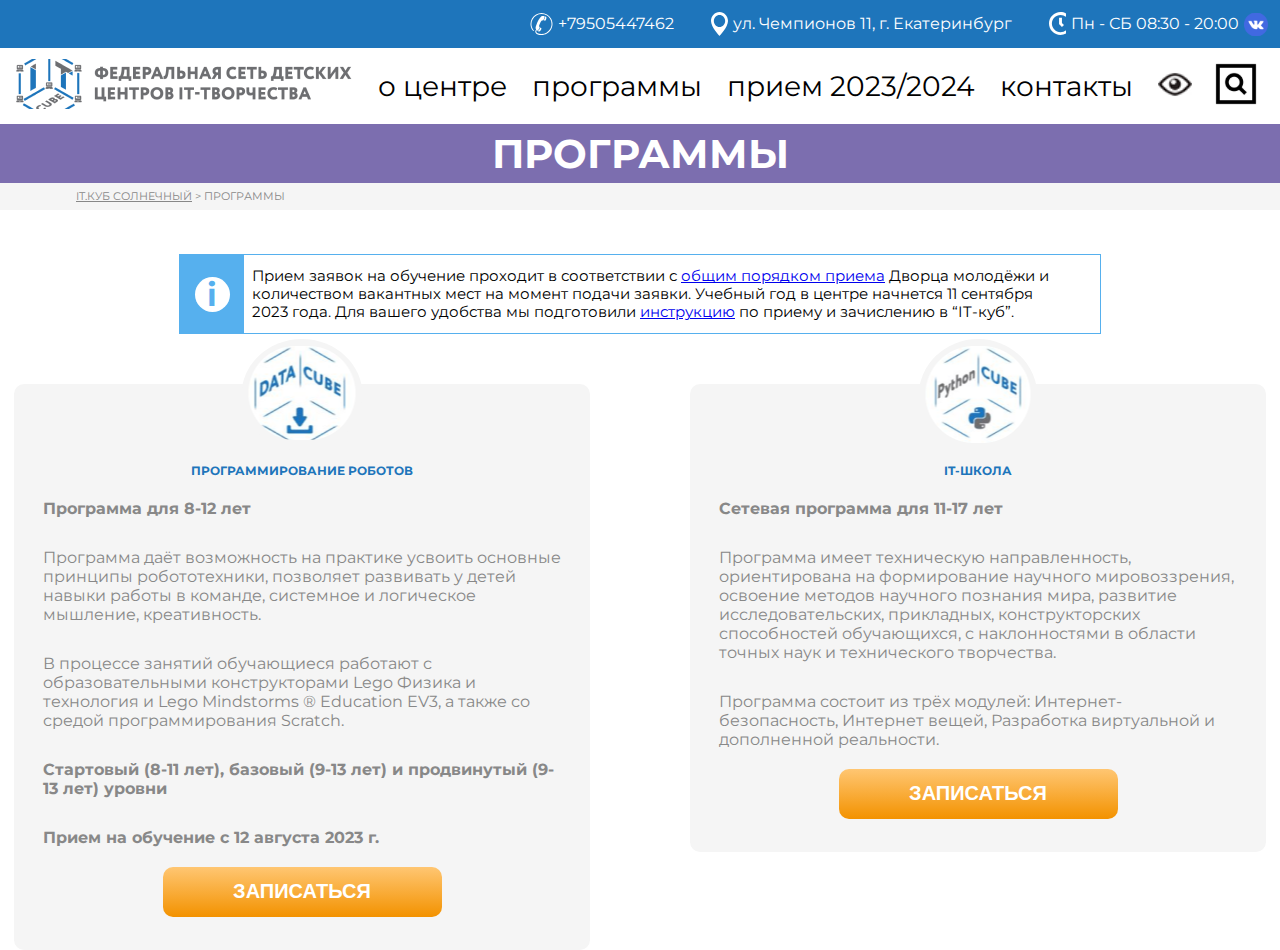
<file: list-of-paid-programs/index.html>
<!DOCTYPE html>
<html lang="en">
  <head>
    <meta charset="UTF-8" />
    <meta name="viewport" content="width=device-width, initial-scale=1.0" />
    <link
      href="https://fonts.googleapis.com/css2?family=Montserrat:ital,wght@0,100..900;1,100..900&display=swap"
      rel="stylesheet"
    />
    <link rel="stylesheet" href="./css/style.css" />
    <title>Document</title>
  </head>
  <body>
    <header class="header">
      <div class="header-top-menu">
        <a href="tel:+79505447462" class="header-top-menu__link">
          <svg
            width="23"
            height="23"
            viewBox="0 0 23 23"
            fill="none"
            xmlns="http://www.w3.org/2000/svg"
          >
            <path
              d="M11.5197 22.075C8.06973 22.075 5.26973 20.675 5.26973 18.425C5.26973 17.75 5.56973 17.1 6.14473 16.425C5.79473 15.825 5.59473 15.5 5.59473 14.95C5.59473 13.375 7.44473 8.425 9.16973 5.9C10.9197 3.35 11.4447 2.925 13.0447 2.925C13.6697 2.925 14.0947 2.95 14.3947 3.025V3.5C14.3947 5.025 13.9947 6.225 13.2197 7.125H13.0447C12.3697 7.125 11.8447 7.3 11.4947 7.7C10.7947 8.525 9.11973 12.275 9.11973 12.95C9.11973 13.4 9.31973 13.85 9.74473 14.225C9.51973 15.55 8.69473 16.7 7.26973 17.65L6.66973 17.15C6.34473 17.5 6.21973 17.875 6.21973 18.275C6.21973 19.95 8.24473 21.075 11.5197 21.075C15.0197 21.075 18.2447 19.175 20.1447 16.075C21.0947 14.525 21.5447 12.825 21.5447 11.05C21.5447 7.475 19.6447 4.1 16.5197 2.35C14.9697 1.475 13.3197 1.025 11.5197 1.025C7.89473 1.025 4.54473 3.05 2.76973 6.15C1.89473 7.675 1.44473 9.3 1.44473 11.05C1.44473 13.625 2.29473 15.625 4.19473 17.925C4.06973 17.975 3.89473 18.05 3.66973 18.05C2.34473 18.05 0.494727 14.175 0.494727 11.05C0.494727 7.15 2.61973 3.575 6.04473 1.575C7.74473 0.575 9.56973 0.0749987 11.5197 0.0749987C15.3947 0.0749987 19.0947 2.175 21.0197 5.575C21.9947 7.3 22.4947 9.1 22.4947 11.05C22.4947 14.925 20.3447 18.65 16.9447 20.6C15.2447 21.575 13.4447 22.075 11.5197 22.075ZM14.9697 7.725C14.8697 7.725 14.4197 7.6 13.5947 7.35C14.5697 6.15 14.8447 5.15 14.8447 3.65V3.2L15.8447 3.7C16.2447 3.9 16.3947 3.975 16.3947 4.5C16.3947 5.45 16.2697 6.225 15.9447 6.85C15.6447 7.425 15.3197 7.725 14.9697 7.725ZM9.19473 18.6C9.14473 18.6 9.11973 18.575 9.09473 18.575C9.04473 18.575 8.59473 18.35 7.66973 17.925C9.11973 16.975 10.0197 15.7 10.1947 14.4L11.0197 15.025C11.2947 15.225 11.4447 15.475 11.4447 15.7C11.4447 16.4 9.84473 18.6 9.19473 18.6Z"
              fill="white"
            />
          </svg>

          <span>+79505447462</span>
        </a>
        <span class="header-top-menu__item">
          <svg
            width="17"
            height="24"
            viewBox="0 0 17 24"
            fill="none"
            xmlns="http://www.w3.org/2000/svg"
          >
            <path
              d="M8.5 0C3.79667 0 0 4.02 0 9C0 15 8.5 24 8.5 24C8.5 24 17 15 17 9C17 4.02 13.2033 0 8.5 0ZM8.5 3C11.645 3 14.1667 5.7 14.1667 9C14.1667 12.33 11.645 15 8.5 15C5.38333 15 2.83333 12.33 2.83333 9C2.83333 5.7 5.38333 3 8.5 3Z"
              fill="white"
            />
          </svg>

          <span>ул. Чемпионов 11, г. Екатеринбург</span>
        </span>
        <span class="header-top-menu__item hidden">
          <svg width="17" height="24" view">
          <svg
            width="23"
            height="23"
            viewBox="0 0 23 23"
            fill="none"
            xmlns="http://www.w3.org/2000/svg"
          >
            <path
              d="M11.5 0C5.175 0 0 5.175 0 11.5C0 17.825 5.175 23 11.5 23C17.825 23 23 17.825 23 11.5C23 5.175 17.825 0 11.5 0ZM11.5 2.875C16.2725 2.875 20.125 6.7275 20.125 11.5C20.125 16.2725 16.2725 20.125 11.5 20.125C6.7275 20.125 2.875 16.2725 2.875 11.5C2.875 6.7275 6.7275 2.875 11.5 2.875ZM10.0625 5.75V12.1325L10.5225 12.5062L11.96 13.9437L12.9375 15.0363L15.0075 12.9663L13.915 11.9888L12.9375 11.0112V5.8075H10.0625V5.75Z"
              fill="white"
            />
          </svg>

          <span>Пн - СБ 08:30 - 20:00</span>
          <a href="#" class="header-top-menu__link">
            <img src="./img/icons/free-icon-vk-36700551.svg" alt="vk" />
          </a>
        </span>
      </div>
      <div class="header-content">
        <div class="logo">
          <img class="logo__img" src="./img/logo.png" alt="logo" />
        </div>
        <div class="menu">
          <nav class="nav">
            <ul class="nav__list">
              <li class="nav__item">
                <a href="#" class="nav__link">о центре</a>
              </li>
              <li class="nav__item">
                <a href="#" class="nav__link">программы</a>
              </li>
              <li class="nav__item">
                <a href="#" class="nav__link">прием 2023/2024</a>
              </li>
              <li class="nav__item">
                <a href="#" class="nav__link">контакты</a>
              </li>
            </ul>
          </nav>
          <div class="header-info">
            <div class="header-info__item">
              <img src="./img/icons/1.svg" alt="" />
            </div>
            <div class="iheader-nfo__item">
              <img src="./img/icons/pngwing.svg" alt="" />
            </div>
          </div>
        </div>
        <div class="header__burger">
            <svg width="28" height="20" viewBox="0 0 28 20" fill="none" xmlns="http://www.w3.org/2000/svg">
                <line y1="2" x2="28" y2="2" stroke="#1E75BB" stroke-width="4"/>
                <line y1="18" x2="28" y2="18" stroke="#1E75BB" stroke-width="4"/>
                <line y1="10" x2="28" y2="10" stroke="#1E75BB" stroke-width="4"/>
                </svg>
        </div>
        <div class="close-menu">
            <svg xmlns="http://www.w3.org/2000/svg" xmlns:xlink="http://www.w3.org/1999/xlink" viewBox="0,0,256,256" width="28px" height="28px"><g fill="#1e75bb" fill-rule="nonzero" stroke="none" stroke-width="3" stroke-linecap="butt" stroke-linejoin="miter" stroke-miterlimit="10" stroke-dasharray="" stroke-dashoffset="0" font-family="none" font-weight="none" font-size="none" text-anchor="none" style="mix-blend-mode: normal"><g transform="scale(5.12,5.12)"><path d="M9.15625,6.3125l-2.84375,2.84375l15.84375,15.84375l-15.9375,15.96875l2.8125,2.8125l15.96875,-15.9375l15.9375,15.9375l2.84375,-2.84375l-15.9375,-15.9375l15.84375,-15.84375l-2.84375,-2.84375l-15.84375,15.84375z"></path></g></g></svg>
        </div>
      </div>
    </header>
    <section class="title-section">
      <h1 class="title">ПРОГРАММЫ</h1>
    </section>
    <section class="breadcrumbs">
      <div class="breadcrumbs__list">
        <a href="#" class="breadcrumbs__link">IT.КУБ СОЛНЕЧНЫЙ</a
        ><span> > ПРОГРАММЫ</span>
      </div>
    </section>
    <section class="info">
      <div class="info__content">
        <div class="info__item">
          <div class="info__circle">i</div>
        </div>
        <div class="info__item--text">
          <div class="info__text">
            Прием заявок на обучение проходит в соответствии с
            <a href="#" class="info__link"> общим порядком приема</a> Дворца
            молодёжи и количеством вакантных мест на момент подачи заявки.
            Учебный год в центре начнется 11 сентября <br />
            2023 года. Для вашего удобства мы подготовили
            <a href="#" class="info__link info__link--bold"> инструкцию</a> по
            приему и зачислению в “IT-куб”.
          </div>
        </div>
      </div>
      <div class="info-card">
        <div class="card">
          <div class="card__img">
            <img src="./img/cube.png" alt="" />
          </div>
          <h3 class="card__title">ПРОГРАММИРОВАНИЕ РОБОТОВ</h3>
          <div class="card__body">
            <p class="card__text card__text--bold">Программа для 8-12 лет</p>
            <p class="card__text">
              Программа даёт возможность на практике усвоить основные принципы
              робототехники, позволяет развивать у детей навыки работы в
              команде, системное и логическое мышление, креативность.
            </p>
            <p class="card__text">
              В процессе занятий обучающиеся работают с образовательными
              конструкторами Lego Физика и технология и Lego Mindstorms ®
              Education EV3, а также со средой программирования Scratch.
            </p>
            <p class="card__text card__text--bold">
              Стартовый (8-11 лет), базовый (9-13 лет) и продвинутый (9-13 лет)
              уровни
            </p>
            <p class="card__text card__text--bold">Прием на обучение с 12 августа 2023 г.</p>
            <button class="card__btn"><a class="card__link" href="#">ЗАПИСАТЬСЯ</a></button>
          </div>
        </div>
        <div class="card">
          <div class="card__img">
            <img src="./img/cube-1.png" alt="" />
          </div>
          <h3 class="card__title">IT-ШКОЛА</h3>
          <div class="card__body">
            <p class="card__text card__text--bold">
              Сетевая программа для 11-17 лет
            </p>
            <p class="card__text">
              Программа имеет техническую направленность, ориентирована на
              формирование научного мировоззрения, освоение методов научного
              познания мира, развитие исследовательских, прикладных,
              конструкторских способностей обучающихся, с наклонностями в
              области точных наук и технического творчества.
            </p>
            <p class="card__text">
              Программа состоит из трёх модулей: Интернет-безопасность, Интернет
              вещей, Разработка виртуальной и дополненной реальности.
            </p>

            <button class="card__btn"><a class="card__link" href="#">ЗАПИСАТЬСЯ</a></button>
          </div>
        </div>
      </div>
    </section>

    <script src="./js/script.js"></script>
  </body>
</html>
</file>
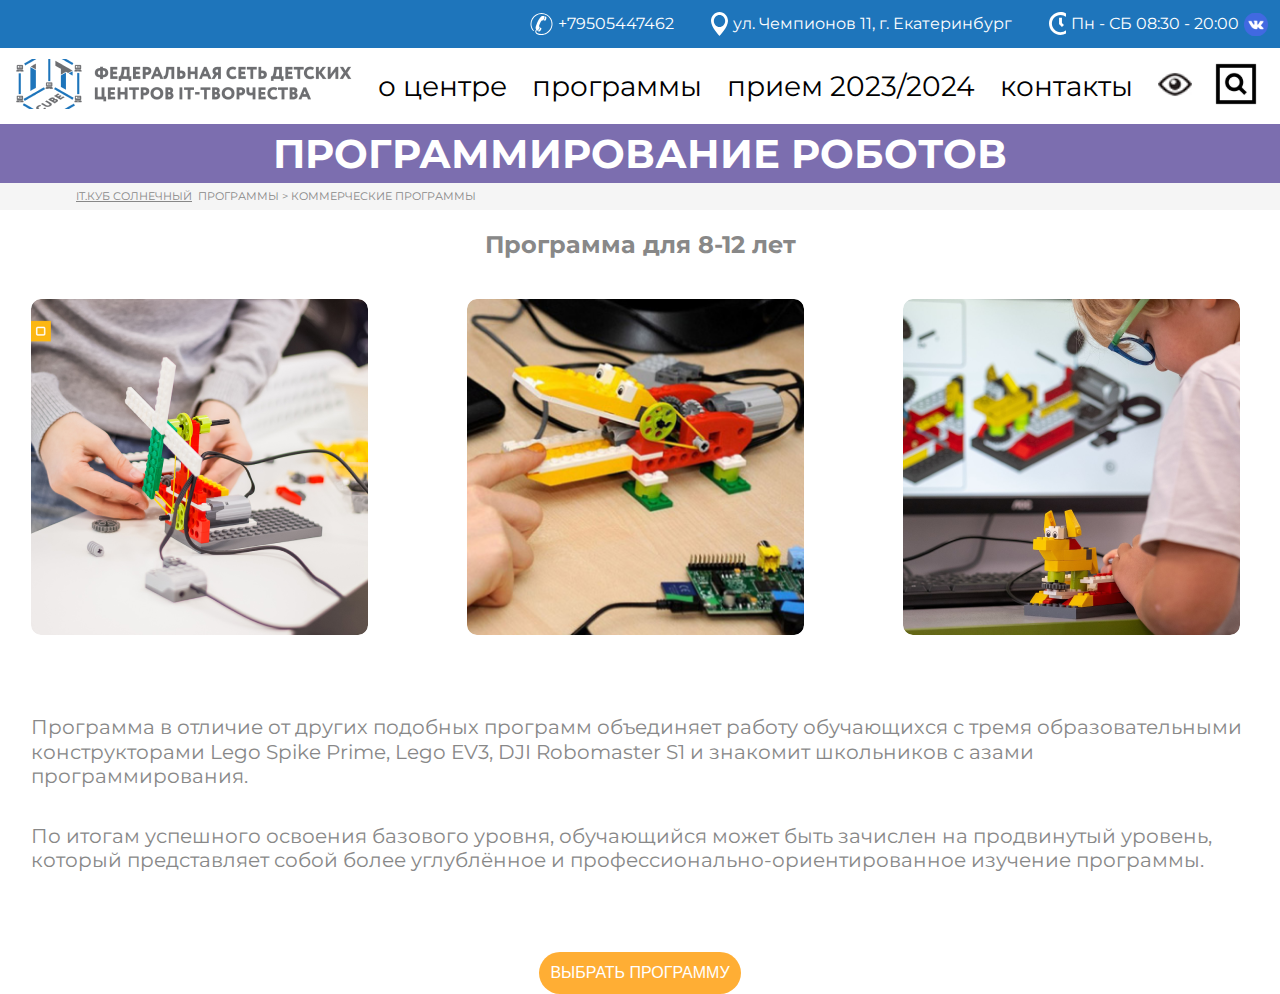
<file: program-card/index.html>
<!DOCTYPE html>
<html lang="en">
  <head>
    <meta charset="UTF-8" />
    <meta name="viewport" content="width=device-width, initial-scale=1.0" />
    <link
      href="https://fonts.googleapis.com/css2?family=Montserrat:ital,wght@0,100..900;1,100..900&display=swap"
      rel="stylesheet"
    />
    <link rel="stylesheet" href="./css/style.css" />
    <title>Document</title>
  </head>
  <body>
    <header class="header">
      <div class="header-top-menu">
        <a href="tel:+79505447462" class="header-top-menu__link">
          <svg
            width="23"
            height="23"
            viewBox="0 0 23 23"
            fill="none"
            xmlns="http://www.w3.org/2000/svg"
          >
            <path
              d="M11.5197 22.075C8.06973 22.075 5.26973 20.675 5.26973 18.425C5.26973 17.75 5.56973 17.1 6.14473 16.425C5.79473 15.825 5.59473 15.5 5.59473 14.95C5.59473 13.375 7.44473 8.425 9.16973 5.9C10.9197 3.35 11.4447 2.925 13.0447 2.925C13.6697 2.925 14.0947 2.95 14.3947 3.025V3.5C14.3947 5.025 13.9947 6.225 13.2197 7.125H13.0447C12.3697 7.125 11.8447 7.3 11.4947 7.7C10.7947 8.525 9.11973 12.275 9.11973 12.95C9.11973 13.4 9.31973 13.85 9.74473 14.225C9.51973 15.55 8.69473 16.7 7.26973 17.65L6.66973 17.15C6.34473 17.5 6.21973 17.875 6.21973 18.275C6.21973 19.95 8.24473 21.075 11.5197 21.075C15.0197 21.075 18.2447 19.175 20.1447 16.075C21.0947 14.525 21.5447 12.825 21.5447 11.05C21.5447 7.475 19.6447 4.1 16.5197 2.35C14.9697 1.475 13.3197 1.025 11.5197 1.025C7.89473 1.025 4.54473 3.05 2.76973 6.15C1.89473 7.675 1.44473 9.3 1.44473 11.05C1.44473 13.625 2.29473 15.625 4.19473 17.925C4.06973 17.975 3.89473 18.05 3.66973 18.05C2.34473 18.05 0.494727 14.175 0.494727 11.05C0.494727 7.15 2.61973 3.575 6.04473 1.575C7.74473 0.575 9.56973 0.0749987 11.5197 0.0749987C15.3947 0.0749987 19.0947 2.175 21.0197 5.575C21.9947 7.3 22.4947 9.1 22.4947 11.05C22.4947 14.925 20.3447 18.65 16.9447 20.6C15.2447 21.575 13.4447 22.075 11.5197 22.075ZM14.9697 7.725C14.8697 7.725 14.4197 7.6 13.5947 7.35C14.5697 6.15 14.8447 5.15 14.8447 3.65V3.2L15.8447 3.7C16.2447 3.9 16.3947 3.975 16.3947 4.5C16.3947 5.45 16.2697 6.225 15.9447 6.85C15.6447 7.425 15.3197 7.725 14.9697 7.725ZM9.19473 18.6C9.14473 18.6 9.11973 18.575 9.09473 18.575C9.04473 18.575 8.59473 18.35 7.66973 17.925C9.11973 16.975 10.0197 15.7 10.1947 14.4L11.0197 15.025C11.2947 15.225 11.4447 15.475 11.4447 15.7C11.4447 16.4 9.84473 18.6 9.19473 18.6Z"
              fill="white"
            />
          </svg>

          <span>+79505447462</span>
        </a>
        <span class="header-top-menu__item">
          <svg
            width="17"
            height="24"
            viewBox="0 0 17 24"
            fill="none"
            xmlns="http://www.w3.org/2000/svg"
          >
            <path
              d="M8.5 0C3.79667 0 0 4.02 0 9C0 15 8.5 24 8.5 24C8.5 24 17 15 17 9C17 4.02 13.2033 0 8.5 0ZM8.5 3C11.645 3 14.1667 5.7 14.1667 9C14.1667 12.33 11.645 15 8.5 15C5.38333 15 2.83333 12.33 2.83333 9C2.83333 5.7 5.38333 3 8.5 3Z"
              fill="white"
            />
          </svg>

          <span>ул. Чемпионов 11, г. Екатеринбург</span>
        </span>
        <span class="header-top-menu__item hidden">
          <svg width="17" height="24" view">
          <svg
            width="23"
            height="23"
            viewBox="0 0 23 23"
            fill="none"
            xmlns="http://www.w3.org/2000/svg"
          >
            <path
              d="M11.5 0C5.175 0 0 5.175 0 11.5C0 17.825 5.175 23 11.5 23C17.825 23 23 17.825 23 11.5C23 5.175 17.825 0 11.5 0ZM11.5 2.875C16.2725 2.875 20.125 6.7275 20.125 11.5C20.125 16.2725 16.2725 20.125 11.5 20.125C6.7275 20.125 2.875 16.2725 2.875 11.5C2.875 6.7275 6.7275 2.875 11.5 2.875ZM10.0625 5.75V12.1325L10.5225 12.5062L11.96 13.9437L12.9375 15.0363L15.0075 12.9663L13.915 11.9888L12.9375 11.0112V5.8075H10.0625V5.75Z"
              fill="white"
            />
          </svg>

          <span>Пн - СБ 08:30 - 20:00</span>
          <a href="#" class="header-top-menu__link">
            <img src="./img/icons/free-icon-vk-36700551.svg" alt="vk" />
          </a>
        </span>
      </div>
      <div class="header-content">
        <div class="logo">
          <img class="logo__img" src="./img/logo.png" alt="logo" />
        </div>
        <div class="menu">
          <nav class="nav">
            <ul class="nav__list">
              <li class="nav__item">
                <a href="#" class="nav__link">о центре</a>
              </li>
              <li class="nav__item">
                <a href="#" class="nav__link">программы</a>
              </li>
              <li class="nav__item">
                <a href="#" class="nav__link">прием 2023/2024</a>
              </li>
              <li class="nav__item">
                <a href="#" class="nav__link">контакты</a>
              </li>
            </ul>
          </nav>
          <div class="header-info">
            <div class="header-info__item">
              <img src="./img/icons/1.svg" alt="" />
            </div>
            <div class="iheader-nfo__item">
              <img src="./img/icons/pngwing.svg" alt="" />
            </div>
          </div>
        </div>
        <div class="header__burger">
          <svg
            width="28"
            height="20"
            viewBox="0 0 28 20"
            fill="none"
            xmlns="http://www.w3.org/2000/svg"
          >
            <line y1="2" x2="28" y2="2" stroke="#1E75BB" stroke-width="4" />
            <line y1="18" x2="28" y2="18" stroke="#1E75BB" stroke-width="4" />
            <line y1="10" x2="28" y2="10" stroke="#1E75BB" stroke-width="4" />
          </svg>
        </div>
        <div class="close-menu">
          <svg
            xmlns="http://www.w3.org/2000/svg"
            xmlns:xlink="http://www.w3.org/1999/xlink"
            viewBox="0,0,256,256"
            width="28px"
            height="28px"
          >
            <g
              fill="#1e75bb"
              fill-rule="nonzero"
              stroke="none"
              stroke-width="3"
              stroke-linecap="butt"
              stroke-linejoin="miter"
              stroke-miterlimit="10"
              stroke-dasharray=""
              stroke-dashoffset="0"
              font-family="none"
              font-weight="none"
              font-size="none"
              text-anchor="none"
              style="mix-blend-mode: normal"
            >
              <g transform="scale(5.12,5.12)">
                <path
                  d="M9.15625,6.3125l-2.84375,2.84375l15.84375,15.84375l-15.9375,15.96875l2.8125,2.8125l15.96875,-15.9375l15.9375,15.9375l2.84375,-2.84375l-15.9375,-15.9375l15.84375,-15.84375l-2.84375,-2.84375l-15.84375,15.84375z"
                ></path>
              </g>
            </g>
          </svg>
        </div>
      </div>
    </header>
    <section class="title-section">
      <h1 class="title">ПРОГРАММИРОВАНИЕ РОБОТОВ</h1>
    </section>
    <section class="breadcrumbs">
      <div class="breadcrumbs__list">
        <a href="#" class="breadcrumbs__link">IT.КУБ СОЛНЕЧНЫЙ</a
        ><span>  ПРОГРАММЫ > КОММЕРЧЕСКИЕ ПРОГРАММЫ</span>
      </div>
    </section>
    <section class="products">   
        <div class="products-card">
          <h1 class="products-title">Программа для 8-12 лет</h1>
          <div class="products-card-img">
            <div class="products-card-img__item">
              <img src="./img/1.png" alt="" />
            </div>
            <div class="products-card-img__item">
              <img src="./img/2.png" alt="" />
            </div>
            <div class="products-card-img__item">
              <img src="./img/3.png" alt="" />
            </div>
          </div>
            <div class="products-card-body">
              <p class="products-card-body__text">
                Программа в отличие от других подобных программ объединяет
                работу обучающихся с тремя образовательными конструкторами Lego
                Spike Prime, Lego EV3, DJI Robomaster S1 и знакомит школьников с
                азами программирования.
              </p>
              <p class="products-card-body__text">
                 По итогам успешного освоения базового
                уровня, обучающийся может быть зачислен на продвинутый уровень,
                который представляет собой более углублённое и
                профессионально-ориентированное изучение программы.
              </p>
              
            </div>
            <div class="products-card-footer">
              <button class="products-card__btn">ВЫБРАТЬ ПРОГРАММУ</button>
            </div>
          
        </div>
    </section>

    <script src="./js/script.js"></script>
  </body>
</html>
</file>
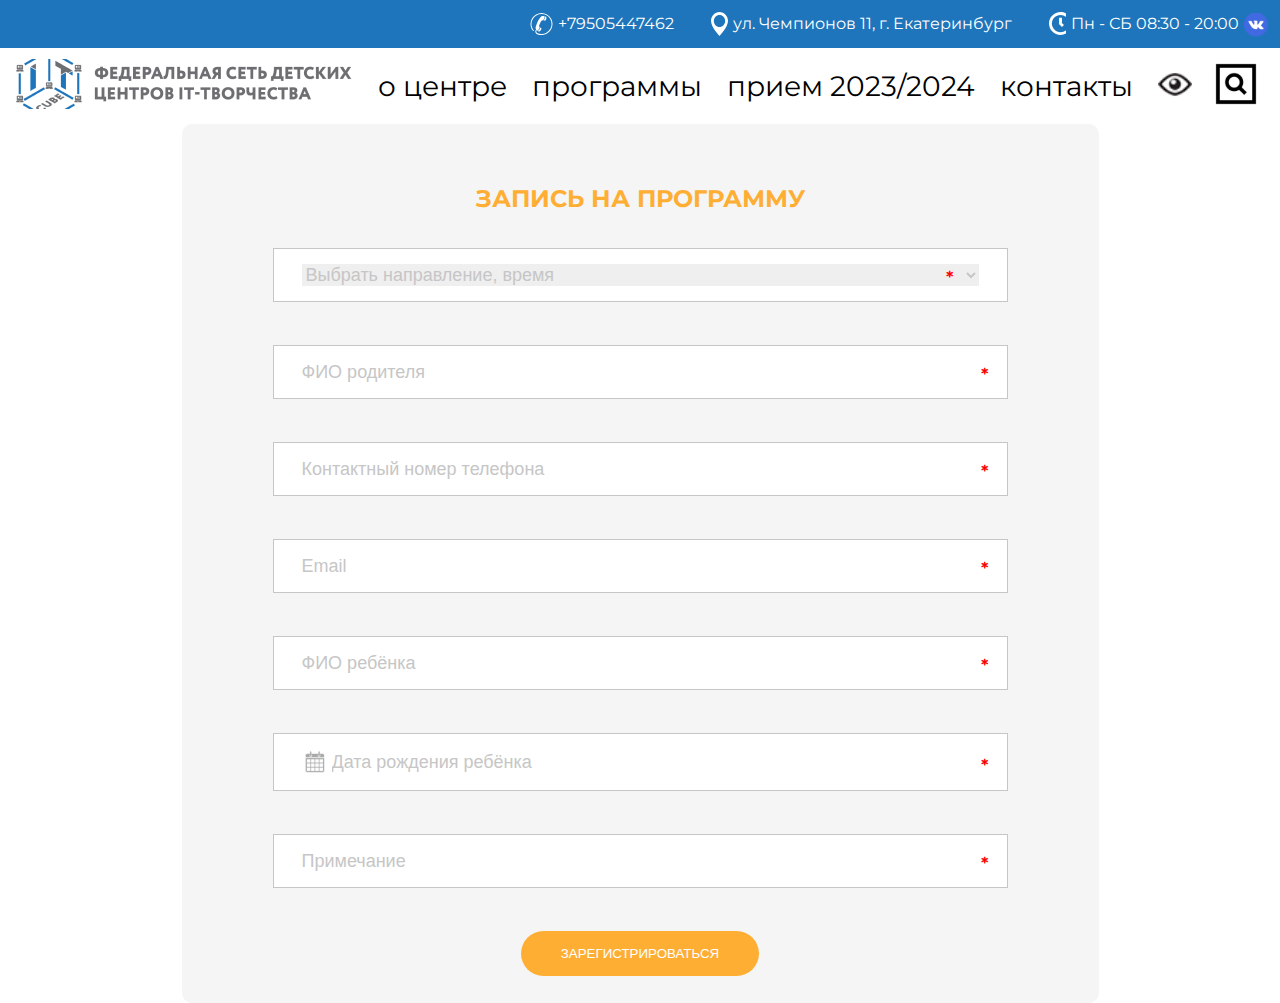
<file: registration-form/index.html>
<!DOCTYPE html>
<html lang="en">
  <head>
    <meta charset="UTF-8" />
    <meta name="viewport" content="width=device-width, initial-scale=1.0" />
    <link
      href="https://fonts.googleapis.com/css2?family=Montserrat:ital,wght@0,100..900;1,100..900&display=swap"
      rel="stylesheet"
    />
    <link rel="stylesheet" href="./css/style.css" />
    <title>ЗАПИСЬ НА ПРОГРАММУ</title>
  </head>
  <body>
    <header class="header">
      <div class="header-top-menu">
        <a href="tel:+79505447462" class="header-top-menu__link">
          <svg
            width="23"
            height="23"
            viewBox="0 0 23 23"
            fill="none"
            xmlns="http://www.w3.org/2000/svg"
          >
            <path
              d="M11.5197 22.075C8.06973 22.075 5.26973 20.675 5.26973 18.425C5.26973 17.75 5.56973 17.1 6.14473 16.425C5.79473 15.825 5.59473 15.5 5.59473 14.95C5.59473 13.375 7.44473 8.425 9.16973 5.9C10.9197 3.35 11.4447 2.925 13.0447 2.925C13.6697 2.925 14.0947 2.95 14.3947 3.025V3.5C14.3947 5.025 13.9947 6.225 13.2197 7.125H13.0447C12.3697 7.125 11.8447 7.3 11.4947 7.7C10.7947 8.525 9.11973 12.275 9.11973 12.95C9.11973 13.4 9.31973 13.85 9.74473 14.225C9.51973 15.55 8.69473 16.7 7.26973 17.65L6.66973 17.15C6.34473 17.5 6.21973 17.875 6.21973 18.275C6.21973 19.95 8.24473 21.075 11.5197 21.075C15.0197 21.075 18.2447 19.175 20.1447 16.075C21.0947 14.525 21.5447 12.825 21.5447 11.05C21.5447 7.475 19.6447 4.1 16.5197 2.35C14.9697 1.475 13.3197 1.025 11.5197 1.025C7.89473 1.025 4.54473 3.05 2.76973 6.15C1.89473 7.675 1.44473 9.3 1.44473 11.05C1.44473 13.625 2.29473 15.625 4.19473 17.925C4.06973 17.975 3.89473 18.05 3.66973 18.05C2.34473 18.05 0.494727 14.175 0.494727 11.05C0.494727 7.15 2.61973 3.575 6.04473 1.575C7.74473 0.575 9.56973 0.0749987 11.5197 0.0749987C15.3947 0.0749987 19.0947 2.175 21.0197 5.575C21.9947 7.3 22.4947 9.1 22.4947 11.05C22.4947 14.925 20.3447 18.65 16.9447 20.6C15.2447 21.575 13.4447 22.075 11.5197 22.075ZM14.9697 7.725C14.8697 7.725 14.4197 7.6 13.5947 7.35C14.5697 6.15 14.8447 5.15 14.8447 3.65V3.2L15.8447 3.7C16.2447 3.9 16.3947 3.975 16.3947 4.5C16.3947 5.45 16.2697 6.225 15.9447 6.85C15.6447 7.425 15.3197 7.725 14.9697 7.725ZM9.19473 18.6C9.14473 18.6 9.11973 18.575 9.09473 18.575C9.04473 18.575 8.59473 18.35 7.66973 17.925C9.11973 16.975 10.0197 15.7 10.1947 14.4L11.0197 15.025C11.2947 15.225 11.4447 15.475 11.4447 15.7C11.4447 16.4 9.84473 18.6 9.19473 18.6Z"
              fill="white"
            />
          </svg>

          <span>+79505447462</span>
        </a>
        <span class="header-top-menu__item">
          <svg
            width="17"
            height="24"
            viewBox="0 0 17 24"
            fill="none"
            xmlns="http://www.w3.org/2000/svg"
          >
            <path
              d="M8.5 0C3.79667 0 0 4.02 0 9C0 15 8.5 24 8.5 24C8.5 24 17 15 17 9C17 4.02 13.2033 0 8.5 0ZM8.5 3C11.645 3 14.1667 5.7 14.1667 9C14.1667 12.33 11.645 15 8.5 15C5.38333 15 2.83333 12.33 2.83333 9C2.83333 5.7 5.38333 3 8.5 3Z"
              fill="white"
            />
          </svg>

          <span>ул. Чемпионов 11, г. Екатеринбург</span>
        </span>
        <span class="header-top-menu__item hidden">
          <svg width="17" height="24" view">
          <svg
            width="23"
            height="23"
            viewBox="0 0 23 23"
            fill="none"
            xmlns="http://www.w3.org/2000/svg"
          >
            <path
              d="M11.5 0C5.175 0 0 5.175 0 11.5C0 17.825 5.175 23 11.5 23C17.825 23 23 17.825 23 11.5C23 5.175 17.825 0 11.5 0ZM11.5 2.875C16.2725 2.875 20.125 6.7275 20.125 11.5C20.125 16.2725 16.2725 20.125 11.5 20.125C6.7275 20.125 2.875 16.2725 2.875 11.5C2.875 6.7275 6.7275 2.875 11.5 2.875ZM10.0625 5.75V12.1325L10.5225 12.5062L11.96 13.9437L12.9375 15.0363L15.0075 12.9663L13.915 11.9888L12.9375 11.0112V5.8075H10.0625V5.75Z"
              fill="white"
            />
          </svg>

          <span>Пн - СБ 08:30 - 20:00</span>
          <a href="#" class="header-top-menu__link">
            <img src="./img/icons/free-icon-vk-36700551.svg" alt="vk" />
          </a>
        </span>
      </div>
      <div class="header-content">
        <div class="logo">
          <img class="logo__img" src="./img/logo.png" alt="logo" />
        </div>
        <div class="menu">
          <nav class="nav">
            <ul class="nav__list">
              <li class="nav__item">
                <a href="#" class="nav__link">о центре</a>
              </li>
              <li class="nav__item">
                <a href="#" class="nav__link">программы</a>
              </li>
              <li class="nav__item">
                <a href="#" class="nav__link">прием 2023/2024</a>
              </li>
              <li class="nav__item">
                <a href="#" class="nav__link">контакты</a>
              </li>
            </ul>
          </nav>
          <div class="header-info">
            <div class="header-info__item">
              <img src="./img/icons/1.svg" alt="" />
            </div>
            <div class="iheader-nfo__item">
              <img src="./img/icons/pngwing.svg" alt="" />
            </div>
          </div>
        </div>
        <div class="header__burger">
          <svg
            width="28"
            height="20"
            viewBox="0 0 28 20"
            fill="none"
            xmlns="http://www.w3.org/2000/svg"
          >
            <line y1="2" x2="28" y2="2" stroke="#1E75BB" stroke-width="4" />
            <line y1="18" x2="28" y2="18" stroke="#1E75BB" stroke-width="4" />
            <line y1="10" x2="28" y2="10" stroke="#1E75BB" stroke-width="4" />
          </svg>
        </div>
        <div class="close-menu">
          <svg
            xmlns="http://www.w3.org/2000/svg"
            xmlns:xlink="http://www.w3.org/1999/xlink"
            viewBox="0,0,256,256"
            width="28px"
            height="28px"
          >
            <g
              fill="#1e75bb"
              fill-rule="nonzero"
              stroke="none"
              stroke-width="3"
              stroke-linecap="butt"
              stroke-linejoin="miter"
              stroke-miterlimit="10"
              stroke-dasharray=""
              stroke-dashoffset="0"
              font-family="none"
              font-weight="none"
              font-size="none"
              text-anchor="none"
              style="mix-blend-mode: normal"
            >
              <g transform="scale(5.12,5.12)">
                <path
                  d="M9.15625,6.3125l-2.84375,2.84375l15.84375,15.84375l-15.9375,15.96875l2.8125,2.8125l15.96875,-15.9375l15.9375,15.9375l2.84375,-2.84375l-15.9375,-15.9375l15.84375,-15.84375l-2.84375,-2.84375l-15.84375,15.84375z"
                ></path>
              </g>
            </g>
          </svg>
        </div>
      </div>
    </header>
    <section class="form">
      <div class="form__content">
        <h1 class="form__title">ЗАПИСЬ НА ПРОГРАММУ</h1>
        <form>
          <div class="form__item form__item--select">
            <select class="form__select">
              <option value="" selected>Выбрать направление, время</option>
              <option value="2">2</option>
              <option value="3">3</option>
            </select>
          </div>
          <div class="form__item">
            <input class="form__input" type="text" placeholder="ФИО родителя" />
          </div>
          <div class="form__item">
            <input
              class="form__input"
              type="text"
              placeholder="Контактный номер телефона"
            />
          </div>
          <div class="form__item">
            <input class="form__input" type="email" placeholder="Email" />
          </div>
          <div class="form__item">
            <input class="form__input" type="email" placeholder="ФИО ребёнка" />
          </div>
          <div class="form__item">
            <img class="form__icon" src="./img/icons/calendar.svg" alt="" />
            <input
              class="form__input"
              type="text"
              placeholder="Дата рождения ребёнка"
            />
          </div>
          <div class="form__item">
            <input class="form__input" type="text" placeholder="Примечание" />
          </div>
          <button class="form__btn" type="submit">ЗАРЕГИСТРИРОВАТЬСЯ</button>
        </form>
      </div>
    </section>

    <script src="./js/script.js"></script>
  </body>
</html>
</file>
<file: list-of-paid-programs/css/style.css>
* {
  margin: 0;
  padding: 0;
  box-sizing: border-box;
}
:root {
  --blue: #1e75bb;
  --violet: #7c6eaf;
  --black: #000000;
  --light-blue: #56b0ee;
  --white: #ffffff;
  --gray: #888888;
  --light-gray: #f5f5f5;
  --yellow: linear-gradient(
    180deg,
    #996517 0%,
    #ffc672 0.01%,
    #f39200 99.98%,
    #ffae34 99.99%
  );
}
body {
  font-family: "Montserrat", sans-serif;
  font-optical-sizing: auto;
  font-weight: normal;
  font-style: normal;
}

.header {
}
.header-top-menu {
  width: 100%;
  display: flex;
  justify-content: flex-end;
  align-items: center;
  gap: 37px;
  font-size: 16px;
  line-height: 19.5px;
  background-color: var(--blue);
  color: var(--white);
  padding: 12px;
}
.header-top-menu__link {
  color: var(--white);
  text-decoration: none;
  display: flex;
  align-items: center;
  gap: 5px;
}
.header-top-menu__item {
  color: var(--white);
  display: flex;
  align-items: center;
  gap: 5px;
}

.header-content {
  display: flex;
  align-items: center;
  justify-content: space-between;
  padding: 11px 15px;
  position: relative;
}
.logo {
  max-width: 338px;
}
.logo__img {
  max-width: 100%;
}
.menu {
  display: flex;
  align-items: center;
  gap: 25px;
}
.nav__list {
  display: flex;
  align-items: center;
  gap: 25px;
}
.nav__item {
  list-style: none;
}
.nav__link {
  color: var(--black);
  text-decoration: none;
  font-size: 28px;
  line-height: 34px;
  transition: opacity 0.3s;
}
.nav__link:hover {
  opacity: 0.7;
}
.header-info {
  display: flex;
  align-items: center;
  gap: 15px;
}
.title-section {
  background-color: var(--violet);
  text-align: center;
  padding: 5px 0;
}
.title {
  font-size: 40px;
  font-weight: 700;
  left: 48.76px;
  color: var(--white);
}
.breadcrumbs {
  background-color: var(--light-gray);
  padding: 7px 0;
}
.breadcrumbs__list {
  max-width: 1128px;
  margin: 0 auto;
  color: var(--gray);
  font-size: 11px;
  line-height: 13.41px;
}
.breadcrumbs__link {
  color: var(--gray);
}
.info {
  background-color: var(--white);
  padding-top: 44px;
}
.info__content {
  max-width: 922px;
  margin: 0 auto;
  display: flex;
  align-items: center;
  background-color: var(--light-blue);
  padding: 1px;
}
.info__item {
  display: flex;
  align-items: center;
  justify-content: center;
  width: 64px;
  flex-shrink: 0;
}
.info__item--text {
  background-color: var(--white);
  padding: 12px 24px 12px 8px;
  font-size: 15px;
  line-height: 18px;
}
.info__circle {
  width: 35px;
  height: 35px;
  border-radius: 50%;
  display: flex;
  align-items: center;
  justify-content: center;
  background-color: var(--white);
  font-size: 32px;
  font-weight: 700;
  color: var(--light-blue);
}

.info-card {
  max-width: 1252px;
  margin: 50px auto 0 auto;
  display: grid;
  grid-template-columns: repeat(2, 1fr);
  gap: 100px;
  align-items: start;
}
.card {
  padding: 40px 29px 33px 29px;
  background-color: var(--light-gray);
  position: relative;
  border-radius: 10px;
}
.card__img {
  position: absolute;
  top: -45px;
  left: 50%;
  transform: translate(-50%);
  padding: 7px;
  background-color: var(--light-gray);
  border-radius: 100%;
}
.card__title {
  margin-top: 40px;
  color: var(--blue);
  font-size: 12px;
  line-height: 14.52px;
  font-weight: 700;
  text-transform: uppercase;
  text-align: center;
}
.card__body {
  margin-top: 20px;
}
.card__text {
  margin-top: 30px;
  color: var(--gray);
}
.card__text:first-child {
  margin-top: 0px;
}

.card__text--bold {
  font-weight: 700;
}
.card__btn {
  max-width: 279px;
  width: 100%;
  display: block;
  margin: 20px auto 0 auto;
  background: var(--yellow);
  font-size: 20px;
  font-weight: bold;
  text-transform: uppercase;
  border: none;
  height: 50px;
  border-radius: 10px;
  color: var(--white);
  cursor: pointer;
  transition: opacity 0.3s;
}
.card__btn:hover {
  opacity: 0.8;
}
.card__link {
  text-decoration: none;
  color: var(--white);
}
.header__burger,
.close-menu {
  display: none;
}
.no-scroll {
  overflow: hidden;
}

@media screen and (max-width: 1260px) {
  .logo {
    max-width: 238px;
  }
  .nav__link {
    font-size: 20px;
  }
  .info-card {
    gap: 50px;
  }
}
@media screen and (max-width: 990px) {
  .header__burger {
    display: block;
  }
  .d-none {
    display: none;
  }
  .show {
    display: block;
  }
  .menu {
    flex-direction: column;
    align-items: flex-start;
    position: absolute;
    left: 0;
    top: 50px;
    width: 100%;
    height: 100vh;
    background-color: var(--white);
    z-index: 999;
    transform: translateX(-100%);
    transition: transform 0.3s;
    padding: 10px;
    overflow: auto;
  }
  .open-menu {
    transform: translateX(0);
  }
  .nav__list {
    flex-direction: column;
    align-items: flex-start;
    gap: 10px;
  }
  .info-card {
    gap: 30px;
  }
}
@media screen and (max-width: 780px) {
  .hidden {
    display: none;
  }
  .info-card {
    grid-template-columns: 1fr;
    gap: 50px;
  }
  .header-top-menu {
    flex-direction: column;
    align-items: flex-end;
    gap: 3px;
  }
  .header-top-menu__link {
    order: 2;
  }
}
</file>
<file: program-card/css/style.css>
* {
  margin: 0;
  padding: 0;
  box-sizing: border-box;
}
:root {
  --blue: #1e75bb;
  --violet: #7c6eaf;
  --black: #000000;
  --light-blue: #56b0ee;
  --white: #ffffff;
  --gray: #888888;
  --light-gray: #f5f5f5;
  --yellow: linear-gradient(
    180deg,
    #996517 0%,
    #ffc672 0.01%,
    #f39200 99.98%,
    #ffae34 99.99%
  );
}
body {
  font-family: "Montserrat", sans-serif;
  font-optical-sizing: auto;
  font-weight: normal;
  font-style: normal;
}

.header {
}
.header-top-menu {
  width: 100%;
  display: flex;
  justify-content: flex-end;
  align-items: center;
  gap: 37px;
  font-size: 16px;
  line-height: 19.5px;
  background-color: var(--blue);
  color: var(--white);
  padding: 12px;
}
.header-top-menu__link {
  color: var(--white);
  text-decoration: none;
  display: flex;
  align-items: center;
  gap: 5px;
}
.header-top-menu__item {
  color: var(--white);
  display: flex;
  align-items: center;
  gap: 5px;
}

.header-content {
  display: flex;
  align-items: center;
  justify-content: space-between;
  padding: 11px 15px;
  position: relative;
}
.logo {
  max-width: 338px;
}
.logo__img {
  max-width: 100%;
}
.menu {
  display: flex;
  align-items: center;
  gap: 25px;
}
.nav__list {
  display: flex;
  align-items: center;
  gap: 25px;
}
.nav__item {
  list-style: none;
}
.nav__link {
  color: var(--black);
  text-decoration: none;
  font-size: 28px;
  line-height: 34px;
  transition: opacity 0.3s;
}
.nav__link:hover {
  opacity: 0.7;
}
.header-info {
  display: flex;
  align-items: center;
  gap: 15px;
}
.title-section {
  background-color: var(--violet);
  text-align: center;
  padding: 5px 0;
}
.title {
  font-size: 40px;
  font-weight: 700;
  left: 48.76px;
  color: var(--white);
}
.breadcrumbs {
  background-color: var(--light-gray);
  padding: 7px 0;
}
.breadcrumbs__list {
  max-width: 1128px;
  margin: 0 auto;
  color: var(--gray);
  font-size: 11px;
  line-height: 13.41px;
}
.breadcrumbs__link {
  color: var(--gray);
}

.header__burger,
.close-menu {
  display: none;
}
.no-scroll {
  overflow: hidden;
}

/* products*/

.products {
  padding-top: 20px;
  background-color: var(--white);
}
.products-card {
  max-width: 1218px;
  margin: 0 auto;
}
.products-title {
  text-align: center;
  font-size: 24px;
  line-height: 29px;
  color: var(--gray);
}
.products-card-img {
  margin-top: 40px;
  display: grid;
  grid-template-columns: repeat(3, 1fr);
  gap: 90px;
}
.products-card-img__item {
  max-width: 337px;
  width: 100%;
  height: 336px;
}
.products-card-img__item img {
  max-width: 100%;
  height: 100%;
  border-radius: 10px;
}
.products-card-body {
  padding: 80px 0;
}
.products-card-body__text {
  font-size: 20px;
  line-height: 24.38px;
  margin-bottom: 35px;
  color: var(--gray);
}
.products-card-body__text:last-child {
  margin-bottom: 0;
}
.products-card__btn {
  padding: 11px;
  display: block;
  margin: 0 auto;
  background-color: #ffae34;
  border: none;
  border-radius: 50px;
  color: var(--white);
  font-size: 16px;
  line-height: 19.5px;
  text-transform: uppercase;
  transition: opacity 0.3s;
}
.products-card__btn:hover {
  opacity: 0.8;
}

@media screen and (max-width: 1260px) {
  .logo {
    max-width: 238px;
  }
  .nav__link {
    font-size: 20px;
  }
  .info-card,
  .products-card-img {
    gap: 50px;
  }
  .products-card-body {
    padding: 55px 12px;
  }
}

@media screen and (max-width: 990px) {
  .header__burger {
    display: block;
  }
  .d-none {
    display: none;
  }
  .show {
    display: block;
  }
  .menu {
    flex-direction: column;
    align-items: flex-start;
    position: absolute;
    left: 0;
    top: 50px;
    width: 100%;
    height: 100vh;
    background-color: var(--white);
    z-index: 999;
    transform: translateX(-100%);
    transition: transform 0.3s;
    padding: 10px;
    overflow: auto;
  }
  .open-menu {
    transform: translateX(0);
  }
  .nav__list {
    flex-direction: column;
    align-items: flex-start;
    gap: 10px;
  }
  .info-card,
  .products-card-img {
    gap: 30px;
  }
}
@media screen and (max-width: 780px) {
  .hidden {
    display: none;
  }
  .info-card {
    gap: 50px;
  }
  .products-card-img {
    grid-template-columns: 1fr;
    justify-items: center;
  }
  .header-top-menu {
    flex-direction: column;
    align-items: flex-end;
    gap: 3px;
  }
  .header-top-menu__link {
    order: 2;
  }
  .products-card-body {
    padding: 55px 12px 39px 12px;
  }
}
@media screen and (max-width: 580px) {
  .title {
    font-size: 25px;
  }
}
</file>
<file: registration-form/css/style.css>
* {
  margin: 0;
  padding: 0;
  box-sizing: border-box;
}
:root {
  --blue: #1e75bb;
  --violet: #7c6eaf;
  --black: #000000;
  --light-blue: #56b0ee;
  --white: #ffffff;
  --gray: #888888;
  --light-gray: #f5f5f5;
  --yellow: linear-gradient(
    180deg,
    #996517 0%,
    #ffc672 0.01%,
    #f39200 99.98%,
    #ffae34 99.99%
  );
}
body {
  font-family: "Montserrat", sans-serif;
  font-optical-sizing: auto;
  font-weight: normal;
  font-style: normal;
}

.header {
}
.header-top-menu {
  width: 100%;
  display: flex;
  justify-content: flex-end;
  align-items: center;
  gap: 37px;
  font-size: 16px;
  line-height: 19.5px;
  background-color: var(--blue);
  color: var(--white);
  padding: 12px;
}
.header-top-menu__link {
  color: var(--white);
  text-decoration: none;
  display: flex;
  align-items: center;
  gap: 5px;
}
.header-top-menu__item {
  color: var(--white);
  display: flex;
  align-items: center;
  gap: 5px;
}

.header-content {
  display: flex;
  align-items: center;
  justify-content: space-between;
  padding: 11px 15px;
  position: relative;
}
.logo {
  max-width: 338px;
}
.logo__img {
  max-width: 100%;
}
.menu {
  display: flex;
  align-items: center;
  gap: 25px;
}
.nav__list {
  display: flex;
  align-items: center;
  gap: 25px;
}
.nav__item {
  list-style: none;
}
.nav__link {
  color: var(--black);
  text-decoration: none;
  font-size: 28px;
  line-height: 34px;
  transition: opacity 0.3s;
}
.nav__link:hover {
  opacity: 0.7;
}
.header-info {
  display: flex;
  align-items: center;
  gap: 15px;
}

.header__burger,
.close-menu {
  display: none;
}
.no-scroll {
  overflow: hidden;
}

/* form */

.form {
  background-color: var(--white);
}
.form__content {
  max-width: 917px;
  width: 100%;
  margin: 0 auto;
  background-color: var(--light-gray);
  padding: 60px 91px 27px 91px;
  border-radius: 10px;
}
.form__title {
  text-align: center;
  font-size: 24px;
  line-height: 29.26px;
  font-weight: 700;
  color: #ffae34;
  text-transform: uppercase;
  margin-bottom: 35px;
}
.form__item {
  display: flex;
  align-items: center;
  padding: 15px 28px 15px 28px;
  border: 1px solid #c6c6c6;
  background-color: var(--white);
  margin-bottom: 43px;
  position: relative;
}
.form__item::before {
  content: "*";
  font-size: 18px;
  font-weight: 600;
  position: absolute;
  color: #ff0000;
  right: 15px;
  top: 56%;
  transform: translate(-50%, -50%);
}
.form__input {
  width: 100%;
  border: none;
  font-size: 18px;
  line-height: 22px;
}
.form__input::placeholder {
  color: #c6c6c6;
}
.form__input:focus {
  outline: none;
}
.form__item--select::before {
  right: 50px;
}
.form__select {
  border: none;
  width: 100%;
  font-size: 18px;
  line-height: 22px;
}
.form__select {
  color: #c6c6c6;
}
.form__select:focus {
  outline: none;
}
.form__btn {
  display: block;
  margin: 0 auto;
  padding: 15px 40px;
  background-color: #ffae34;
  color: var(--white);
  border-radius: 50px;
  border: none;
  transition: opacity 0.3s;
}
.form__btn:hover {
  opacity: 0.8;
}
.form__icon {
  margin-right: 4px;
}

@media screen and (max-width: 1260px) {
  .logo {
    max-width: 238px;
  }
  .nav__link {
    font-size: 20px;
  }
  .info-card {
    gap: 50px;
  }
}
@media screen and (max-width: 990px) {
  .form__content {
    padding: 60px 50px 27px 50px;
  }
  .header__burger {
    display: block;
  }
  .d-none {
    display: none;
  }
  .show {
    display: block;
  }
  .menu {
    flex-direction: column;
    align-items: flex-start;
    position: absolute;
    left: 0;
    top: 50px;
    width: 100%;
    height: 100vh;
    background-color: var(--white);
    z-index: 999;
    transform: translateX(-100%);
    transition: transform 0.3s;
    padding: 10px;
    overflow: auto;
  }
  .open-menu {
    transform: translateX(0);
  }
  .nav__list {
    flex-direction: column;
    align-items: flex-start;
    gap: 10px;
  }
  .info-card {
    gap: 30px;
  }
}
@media screen and (max-width: 780px) {
  .hidden {
    display: none;
  }
  .info-card {
    grid-template-columns: 1fr;
    gap: 50px;
  }
  .header-top-menu {
    flex-direction: column;
    align-items: flex-end;
    gap: 3px;
  }
  .header-top-menu__link {
    order: 2;
  }
  .form__content {
    padding: 30px 23px 24px 23px;
  }
  .form__item {
    margin-bottom: 33px;

    padding: 11px 14px 11px 14px;
  }
  .form__item::before {
    content: "*";
    font-size: 18px;
    font-weight: 600;
    position: absolute;
    color: #ff0000;
    right: 5px;
    top: 56%;
  }
  .form__item--select::before {
    right: 40px;
  }
  .form__btn {
    margin: 60px auto 0 auto;
  }
}
</file>
